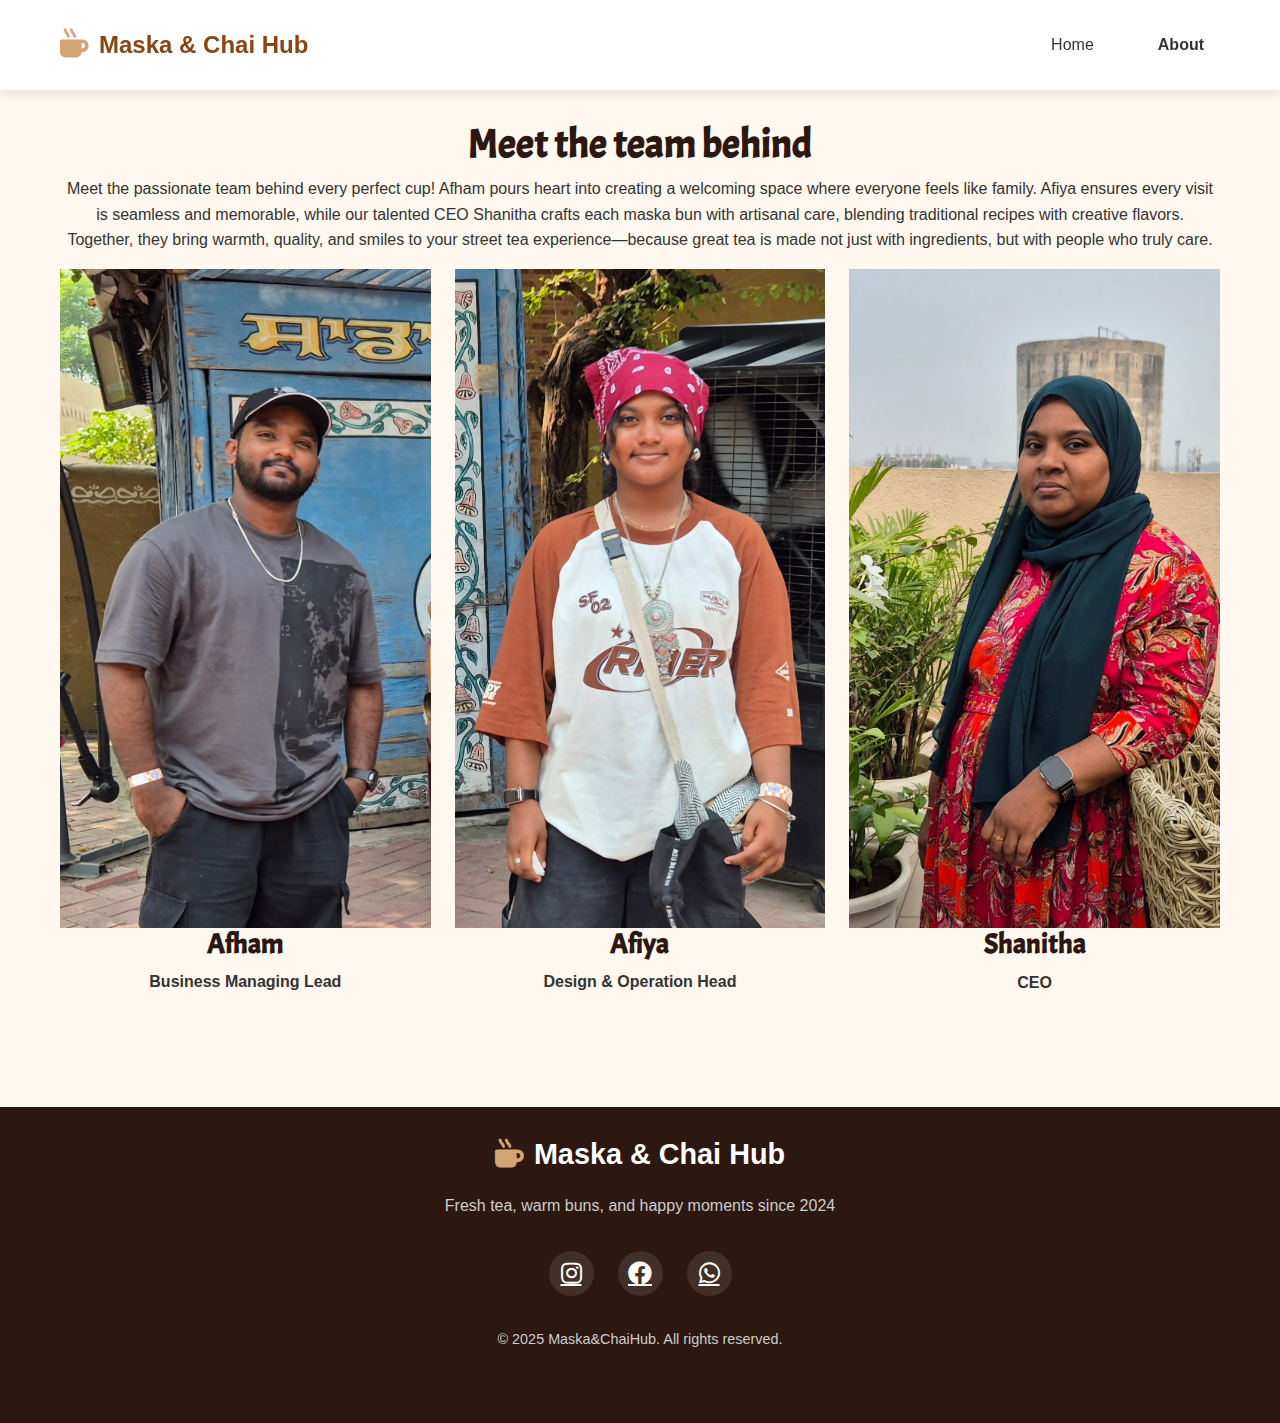
<file: about.html>
<!DOCTYPE html>
<html class="mt-0 pt-0" data-bs-theme="light" lang="en">

<head>
    <meta charset="utf-8">
    <meta name="viewport" content="width=device-width, initial-scale=1.0, shrink-to-fit=no">
    <title>Maska &amp; Chai Hub_Original_R2</title>
    <link rel="stylesheet" href="assets/bootstrap/css/bootstrap.min.css">
    <link rel="stylesheet" href="https://fonts.googleapis.com/css?family=ABeeZee&amp;display=swap">
    <link rel="stylesheet" href="https://fonts.googleapis.com/css?family=Acme&amp;display=swap">
    <link rel="stylesheet" href="assets/fonts/fontawesome-all.min.css">
    <link rel="stylesheet" href="assets/css/bss-overrides.css">
    <link rel="stylesheet" href="assets/css/style.css">
    <link rel="stylesheet" href="assets/css/Team-Horizontal-icons.css">
</head>

<body>
    <nav class="navbar">
        <div class="container"><a href="index.html" class="logo"><i class="fas fa-mug-hot"></i><span>Maska &amp; Chai Hub</span></a>
            <div class="nav-links"><a href="index.html">Home</a><a href="about.html"><strong>About</strong></a></div>
            <div class="mobile-menu"><i class="fas fa-bars"></i></div>
        </div>
    </nav>
    <div class="container mt-8">
        <div class="row">
            <div class="col">
                <h1 class="text-center" style="font-family: Acme, sans-serif;">Meet the team behind</h1>
                <p class="text-center mb-2 px-1">Meet the passionate team behind every perfect cup! Afham pours heart into creating a welcoming space where everyone feels like family. Afiya ensures every visit is seamless and memorable, while our talented CEO Shanitha crafts each maska bun with artisanal care, blending traditional recipes with creative flavors. Together, they bring warmth, quality, and smiles to your street tea experience—because great tea is made not just with ingredients, but with people who truly care.</p>
            </div>
        </div>
    </div>
    <div class="container mt-2">
        <div class="row">
            <div class="col-md-4"><img class="img-fluid" width="838" height="1490" src="assets/img/20251002_133404(2).webp">
                <h3 class="text-center" style="font-family: Acme, sans-serif;">Afham</h3>
                <p class="text-center"><strong>Business Managing Lead</strong></p>
            </div>
            <div class="col-md-4"><img class="img-fluid" width="2480" height="4408" src="assets/img/20251002_133404(1).webp">
                <h3 class="text-center" style="font-family: Acme, sans-serif;">Afiya</h3>
                <p class="text-center"><strong>Design &amp; Operation Head</strong></p>
            </div>
            <div class="col-md-4"><img class="img-fluid" width="986" height="1754" src="assets/img/20251002_085729(1).webp">
                <h3 class="text-center" style="font-family: Acme, sans-serif;">Shanitha</h3>
                <p class="text-center"><strong>CEO</strong></p>
            </div>
        </div>
    </div>
    <footer class="mt-7 pt-4 footer">
        <div class="container">
            <div class="footer-content">
                <div class="footer-logo"><i class="fas fa-mug-hot"></i><span>Maska &amp; Chai Hub</span></div>
                <p>Fresh tea, warm buns, and happy moments since 2024</p>
                <div class="social-links"><a href="https://www.instagram.com/maskaandchaihub/"><i class="fab fa-instagram"></i></a><a href="https://www.facebook.com/"><i class="fab fa-facebook"></i></a><a href="https://wa.me/917306420314"><i class="fab fa-whatsapp"></i></a></div>
                <p class="copyright">© 2025 Maska&amp;ChaiHub. All rights reserved.</p>
            </div>
        </div>
    </footer>
    <script src="assets/bootstrap/js/bootstrap.min.js"></script>
    <script src="assets/js/script.js"></script>
</body>

</html>
</file>
<file: assets/css/bss-overrides.css>
.mt-0 {
  margin-top: 0!important;
}

.mt-2 {
  margin-top: .5rem!important;
}

.mt-3 {
  margin-top: 1rem!important;
}

.mt-7 {
  margin-top: 6rem !important;
}

.mt-8 {
  margin-top: 7.5rem !important;
}

.mb-0 {
  margin-bottom: 0!important;
}

.mb-2 {
  margin-bottom: .5rem!important;
}

.mb-3 {
  margin-bottom: 1rem!important;
}

.px-1 {
  padding-right: .25rem!important;
  padding-left: .25rem!important;
}

.py-2 {
  padding-top: .5rem!important;
  padding-bottom: .5rem!important;
}

.pt-0 {
  padding-top: 0!important;
}

.pt-4 {
  padding-top: 1.5rem!important;
}

.pt-7 {
  padding-top: 6rem !important;
}
</file>
<file: assets/css/Team-Horizontal-icons.css>
.bs-icon {
  --bs-icon-size: .75rem;
  display: flex;
  flex-shrink: 0;
  justify-content: center;
  align-items: center;
  font-size: var(--bs-icon-size);
  width: calc(var(--bs-icon-size) * 2);
  height: calc(var(--bs-icon-size) * 2);
  color: var(--bs-primary);
}

.bs-icon-xs {
  --bs-icon-size: 1rem;
  width: calc(var(--bs-icon-size) * 1.5);
  height: calc(var(--bs-icon-size) * 1.5);
}

.bs-icon-sm {
  --bs-icon-size: 1rem;
}

.bs-icon-md {
  --bs-icon-size: 1.5rem;
}

.bs-icon-lg {
  --bs-icon-size: 2rem;
}

.bs-icon-xl {
  --bs-icon-size: 2.5rem;
}

.bs-icon.bs-icon-primary {
  color: var(--bs-white);
  background: var(--bs-primary);
}

.bs-icon.bs-icon-primary-light {
  color: var(--bs-primary);
  background: rgba(var(--bs-primary-rgb), .2);
}

.bs-icon.bs-icon-semi-white {
  color: var(--bs-primary);
  background: rgba(255, 255, 255, .5);
}

.bs-icon.bs-icon-rounded {
  border-radius: .5rem;
}

.bs-icon.bs-icon-circle {
  border-radius: 50%;
}
</file>
<file: assets/css/style.css>
/* Reset & Base Styles */

* {
  margin: 0;
  padding: 0;
  box-sizing: border-box;
}

:root {
  --primary-color: #D4A574;
  --secondary-color: #8B4513;
  --accent-color: #FF6B6B;
  --text-color: #333;
  --light-color: #FFF8F0;
  --dark-color: #2C1810;
  --shadow: 0 4px 12px rgba(0,0,0,0.1);
  --border-radius: 12px;
  --transition: all 0.3s ease;
}

body {
  font-family: 'Poppins', sans-serif;
  color: var(--text-color);
  line-height: 1.6;
  background-color: var(--light-color);
}

.container {
  max-width: 1200px;
  margin: 0 auto;
  padding: 0 20px;
}

/* Typography */

h1, h2, h3, h4 {
  font-family: 'Playfair Display', serif;
  font-weight: 600;
  color: var(--dark-color);
}

.section-title {
  font-size: 2.5rem;
  text-align: center;
  margin-bottom: 1rem;
  color: var(--secondary-color);
}

.section-subtitle {
  text-align: center;
  color: #666;
  margin-bottom: 3rem;
  font-size: 1.1rem;
}

/* Navigation */

.navbar {
  background-color: white;
  box-shadow: var(--shadow);
  position: fixed;
  width: 100%;
  top: 0;
  z-index: 1000;
}

.navbar .container {
  display: flex;
  justify-content: space-between;
  align-items: center;
  padding: 1rem 20px;
}

.logo {
  display: flex;
  align-items: center;
  gap: 10px;
  text-decoration: none;
  font-size: 1.5rem;
  font-weight: 600;
  color: var(--secondary-color);
}

.logo i {
  color: var(--primary-color);
  font-size: 1.8rem;
}

.nav-links {
  display: flex;
  gap: 2rem;
}

.nav-links a {
  text-decoration: none;
  color: var(--text-color);
  font-weight: 500;
  transition: var(--transition);
  padding: 0.5rem 1rem;
  border-radius: var(--border-radius);
}

.nav-links a:hover {
  background-color: var(--primary-color);
  color: white;
}

.mobile-menu {
  display: none;
  font-size: 1.5rem;
  cursor: pointer;
}

/* Hero Section */

.hero {
  height: 80vh;
  background: linear-gradient(rgba(44, 24, 16, 0.7), rgba(44, 24, 16, 0.7)), url('images/tea-hero.jpg') center/cover no-repeat;
  display: flex;
  align-items: center;
  justify-content: center;
  text-align: center;
  color: white;
  margin-top: 70px;
  position: relative;
}

.hero-content {
  position: relative;
  z-index: 2;
  max-width: 800px;
  padding: 2rem;
}

.hero h1 {
  font-size: 3.5rem;
  color: white;
  margin-bottom: 1rem;
  text-shadow: 2px 2px 4px rgba(0,0,0,0.3);
}

.hero p {
  font-size: 1.3rem;
  margin-bottom: 2rem;
  opacity: 0.9;
}

.btn {
  display: inline-block;
  background-color: var(--accent-color);
  color: white;
  padding: 1rem 2.5rem;
  border-radius: 50px;
  text-decoration: none;
  font-weight: 600;
  font-size: 1.1rem;
  transition: var(--transition);
  border: none;
  cursor: pointer;
}

.btn:hover {
  background-color: #ff5252;
  transform: translateY(-3px);
  box-shadow: 0 6px 20px rgba(255, 107, 107, 0.3);
}

/* Menu Section */

.menu-section {
  padding: 5rem 0;
  background-color: white;
}

.menu-category {
  margin-bottom: 4rem;
}

.menu-category h3 {
  font-size: 1.8rem;
  margin-bottom: 2rem;
  color: var(--secondary-color);
  display: flex;
  align-items: center;
  gap: 10px;
}

.menu-category h3 i {
  color: var(--primary-color);
}

.menu-items {
  display: grid;
  grid-template-columns: repeat(auto-fit, minmax(250px, 1fr));
  gap: 2rem;
}

.menu-item {
  background: var(--light-color);
  padding: 1.5rem;
  border-radius: var(--border-radius);
  box-shadow: var(--shadow);
  transition: var(--transition);
}

.menu-item:hover {
  transform: translateY(-5px);
}

.item-header {
  display: flex;
  justify-content: space-between;
  align-items: center;
  margin-bottom: 0.5rem;
}

.item-header h4 {
  font-size: 1.3rem;
  color: var(--dark-color);
}

.price {
  font-weight: 600;
  color: var(--accent-color);
  font-size: 1.2rem;
}

/* Flavor Grid */

.flavor-grid {
  display: grid;
  grid-template-columns: repeat(auto-fit, minmax(180px, 1fr));
  gap: 2rem;
}

.flavor-item {
  text-align: center;
  padding: 2rem 1rem;
  background: white;
  border-radius: var(--border-radius);
  box-shadow: var(--shadow);
  transition: var(--transition);
}

.flavor-item:hover {
  transform: translateY(-5px);
}

.flavor-icon {
  width: 80px;
  height: 80px;
  border-radius: 50%;
  display: flex;
  align-items: center;
  justify-content: center;
  margin: 0 auto 1rem;
  font-size: 2rem;
  color: white;
}

.flavor-icon.vanilla {
  background-color: #F3E5AB;
}

.flavor-icon.chocolate {
  background-color: #8B4513;
}

.flavor-icon.butterscotch {
  background-color: #E97451;
}

.flavor-icon.strawberry {
  background-color: #FF6B8B;
}

.flavor-icon.blueberry {
  background-color: #4F86F7;
}

.flavor-item h4 {
  margin-bottom: 0.5rem;
  font-size: 1.2rem;
}

/* About Section */

.about-section {
  padding: 5rem 0;
  background: linear-gradient(135deg, var(--light-color) 0%, #f9f3e9 100%);
}

.about-content {
  max-width: 800px;
  margin: 0 auto;
  text-align: center;
}

.about-content p {
  font-size: 1.1rem;
  margin-bottom: 1.5rem;
  color: #555;
}

.features {
  display: flex;
  justify-content: center;
  gap: 3rem;
  margin-top: 3rem;
  flex-wrap: wrap;
}

.feature {
  text-align: center;
  flex: 1;
  min-width: 150px;
}

.feature i {
  font-size: 2.5rem;
  color: var(--primary-color);
  margin-bottom: 1rem;
}

/* Contact Section */

.contact-section {
  padding: 5rem 0;
  background-color: white;
}

.contact-grid {
  display: grid;
  grid-template-columns: 1fr 1fr;
  gap: 4rem;
  margin-top: 3rem;
}

.contact-info h3 {
  font-size: 1.3rem;
  color: var(--secondary-color);
  margin: 1.5rem 0 0.5rem;
  display: flex;
  align-items: center;
  gap: 10px;
}

.contact-info h3:first-child {
  margin-top: 0;
}

.contact-info p {
  color: #666;
  margin-bottom: 1rem;
}

.map-placeholder {
  background: var(--light-color);
  border-radius: var(--border-radius);
  overflow: hidden;
  box-shadow: var(--shadow);
}

.map {
  height: 100%;
  min-height: 400px;
  display: flex;
  align-items: center;
  justify-content: center;
  background: linear-gradient(45deg, #f8f4e9, #f0e6d6);
}

.map-content {
  text-align: center;
  color: var(--secondary-color);
}

.map-content i {
  font-size: 4rem;
  margin-bottom: 1rem;
  opacity: 0.7;
}

/* Footer */

.footer {
  background-color: var(--dark-color);
  color: white;
  padding: 3rem 0;
  text-align: center;
}

.footer-logo {
  display: flex;
  align-items: center;
  justify-content: center;
  gap: 10px;
  font-size: 1.8rem;
  font-weight: 600;
  margin-bottom: 1rem;
}

.footer-logo i {
  color: var(--primary-color);
}

.footer p {
  color: #ccc;
  margin-bottom: 1.5rem;
}

.social-links {
  display: flex;
  justify-content: center;
  gap: 1.5rem;
  margin: 2rem 0;
}

.social-links a {
  color: white;
  font-size: 1.5rem;
  transition: var(--transition);
  width: 45px;
  height: 45px;
  border-radius: 50%;
  background: rgba(255,255,255,0.1);
  display: flex;
  align-items: center;
  justify-content: center;
}

.social-links a:hover {
  background: var(--primary-color);
  transform: translateY(-3px);
}

.copyright {
  margin-top: 2rem;
  font-size: 0.9rem;
  color: #999;
}

/* Responsive Design */

@media (max-width: 768px) {
  .nav-links {
    display: none;
  }
}

@media (max-width: 768px) {
  .mobile-menu {
    display: block;
  }
}

@media (max-width: 768px) {
  .hero h1 {
    font-size: 2.5rem;
  }
}

@media (max-width: 768px) {
  .section-title {
    font-size: 2rem;
  }
}

@media (max-width: 768px) {
  .contact-grid {
    grid-template-columns: 1fr;
    gap: 2rem;
  }
}

@media (max-width: 768px) {
  .flavor-grid {
    grid-template-columns: repeat(2, 1fr);
  }
}

@media (max-width: 768px) {
  .features {
    gap: 1.5rem;
  }
}

@media (max-width: 768px) {
  .feature {
    min-width: 120px;
  }
}

@media (max-width: 480px) {
  .flavor-grid {
    grid-template-columns: 1fr;
  }
}

@media (max-width: 480px) {
  .menu-items {
    grid-template-columns: 1fr;
  }
}

@media (max-width: 480px) {
  .hero h1 {
    font-size: 2rem;
  }
}

@media (max-width: 480px) {
  .hero p {
    font-size: 1.1rem;
  }
}
</file>
